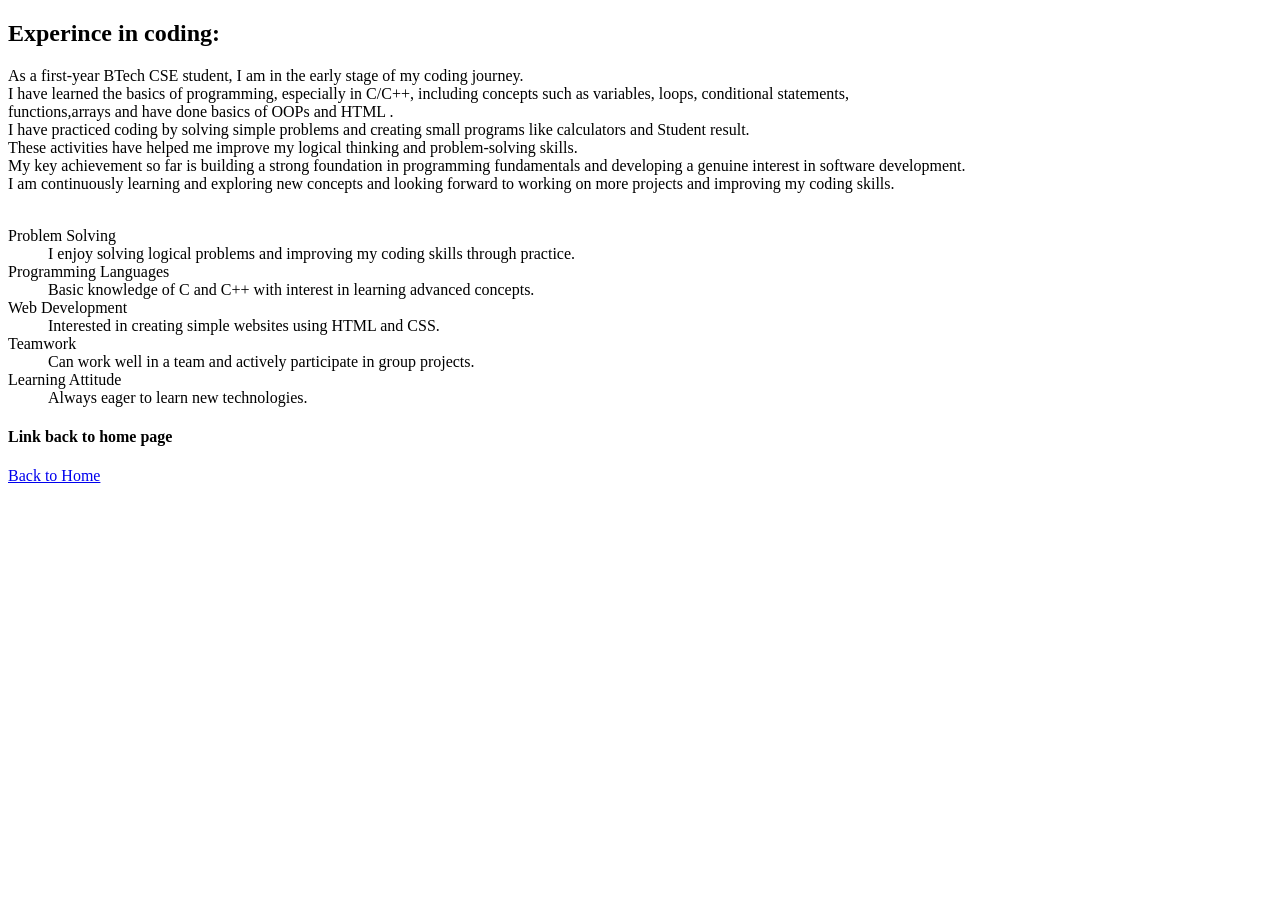
<file: about.html>
<!DOCTYPE html>
<html lang="en">
<head>
    <meta charset="UTF-8">
    <meta name="viewport" content="width=device-width, initial-scale=1.0">
    <title>Document</title>
</head>
<body>
<header><h2>Experince in coding:</h2></header>
<main>

    <section>As a first-year BTech CSE student, I am in the early stage of my coding journey.<br> I have learned the basics of programming, especially in C/C++, including concepts such as variables, loops, conditional statements,<br> functions,arrays and have done basics of OOPs and HTML .

<br>I have practiced coding by solving simple problems and creating small programs like calculators and Student result.<br> These activities have helped me improve my logical thinking and problem-solving skills.
<br>
My key achievement so far is building a strong foundation in programming fundamentals and developing a genuine interest in software development. <br>I am continuously learning and exploring new concepts and looking forward to working on more projects and improving my coding skills.</section>
<br>
<section><dl>
        <dt>Problem Solving</dt>
        <dd>I enjoy solving logical problems and improving my coding skills through practice.</dd>

        <dt>Programming Languages</dt>
        <dd>Basic knowledge of C and C++ with interest in learning advanced concepts.</dd>

        <dt>Web Development</dt>
        <dd>Interested in creating simple websites using HTML and CSS.</dd>

        <dt>Teamwork</dt>
        <dd>Can work well in a team and actively participate in group projects.</dd>

        <dt>Learning Attitude</dt>
        <dd>Always eager to learn new technologies.</dd>
    </dl> </section>
    <h4>Link back to home page </h4>
<section><a href="index.html">Back to Home</a>
</section>
   

</main>
</body>
</html>
</file>
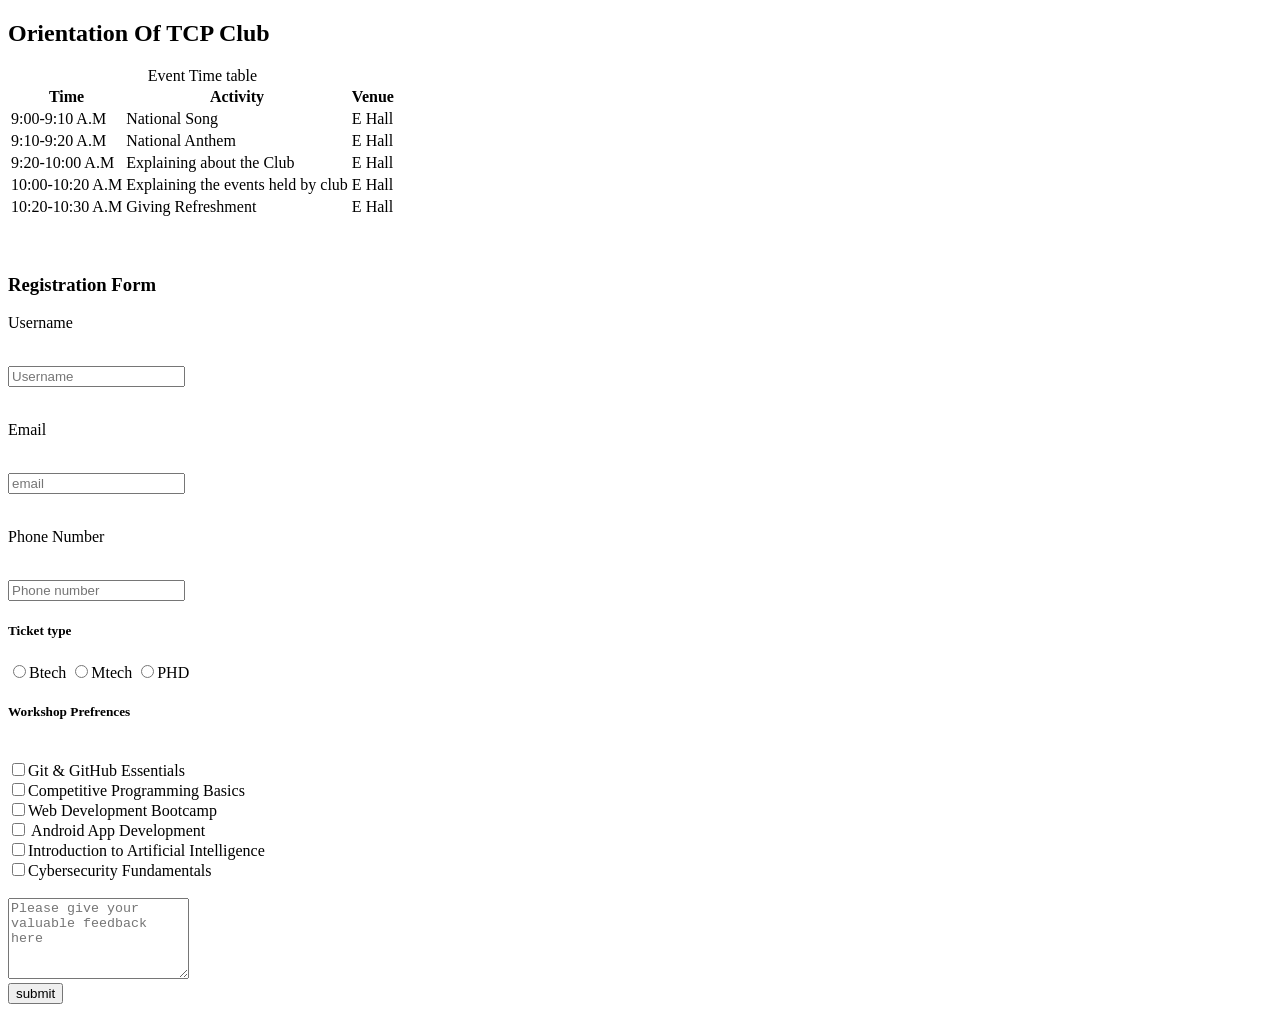
<file: event.html>
<!DOCTYPE html>
<html lang="en">
<head>
    <meta charset="UTF-8">
    <meta name="viewport" content="width=device-width, initial-scale=1.0">
    <title>Document</title>
</head>
<body>
    <section>
        <h1>Orientation Of TCP Club</h1>
        <table>
            <caption>Event Time table</caption>
            <thead>
            <tr>
            <th>Time</th>
            <th>Activity</th>
            <th>Venue</th>
            </tr>
          </thead>

          <tbody>
            <tr>
            <td>9:00-9:10 A.M</td>
            <td>National Song</td>
            <td>E Hall</td>
            </tr>

            <tr>
                <td>9:10-9:20 A.M</td>
                <td>National Anthem</td>
                <td>E Hall</td>
            </tr>

            <tr>
                <td>9:20-10:00 A.M</td>
                <td>Explaining about the Club</td>
                <td>E Hall</td>
             </tr>
             <tr>
                <td>10:00-10:20 A.M</td>
                <td>Explaining the events held by club</td>
                <td>E Hall</td>
             </tr>
             <tr>
                <td>10:20-10:30 A.M</td>
                <td>Giving Refreshment</td>
                <td>E Hall</td>
             </tr>
          </tbody>
        </table>
    </section>
<br> <br>
<header><h3>Registration Form</h3></header>
    <section>
        <form action="action.php">
            <p>Username</p><br>
          <input type="text" placeholder="Username">
          <br> <br>
        <p>Email</p><br>
          <input type="email"placeholder="email">
          <br> <br>
        <p>Phone Number</p><br>
          <input type="number"placeholder="Phone number">
          <br> 
          <h5>Ticket type</h5>
          <label for="101">
          <input type="radio" value="Btech" name="type" id="101" >Btech
          </label>
          <label for="102">
          <input type="radio" value="Mtech" name="type" id="102" >Mtech
          </label>
          <label for="103">
          <input type="radio" value="PHD" name="type" id="103" >PHD
          </label>
          <br> 
          <h5>Workshop Prefrences </h5>
          <br>
         <label for="a">
          <input type="checkbox" value="Git & GitHub Essentials" name="workshop" id="a" >Git & GitHub Essentials
          </label>
          <br>
          <label for="b">
          <input type="checkbox" value="Competitive Programming Basics" name="workshop" id="b" >Competitive Programming Basics
          </label>
          <br>
           <label for="c">
          <input type="checkbox" value="Web Development Bootcamp" name="workshop" id="c" >Web Development Bootcamp
          </label>
          <br>
           <label for="d">
          <input type="checkbox" value="Android App Development" name="workshop" id="d" > Android App Development
          </label>
          <br>
          <label for="e">
          <input type="checkbox" value="Introduction to Artificial Intelligence" name="workshop" id="e" >Introduction to Artificial Intelligence
          </label>
          <br>
        <label for="f">
          <input type="checkbox" value="Cybersecurity Fundamentals" name="workshop" id="f" >Cybersecurity Fundamentals
          </label>
        <br><br>
        <textarea name="feedback" id="101" placeholder="Please give your valuable feedback here" rows="5" columns="5"></textarea>
        <br>
        <input type="submit" value="submit">
        </form>
    </section>
</body>
</html>
</file>
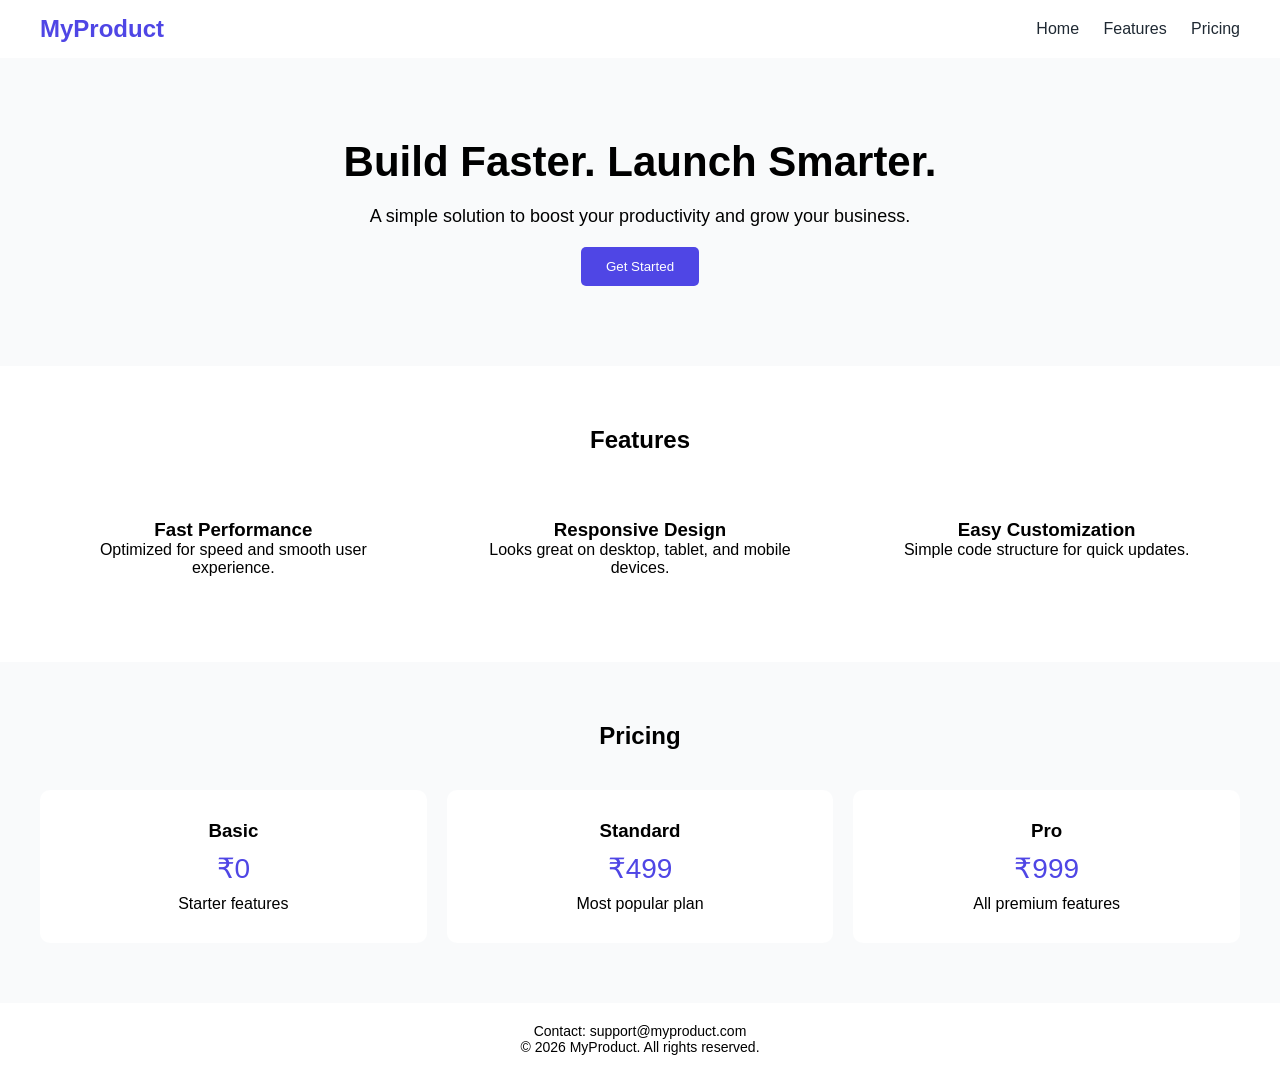
<file: landing.html>
<!DOCTYPE html>
<html lang="en">
<head>
    <meta charset="UTF-8">
    <meta name="viewport" content="width=device-width, initial-scale=1.0">
    <title>Product Landing Page</title>
    <link rel="stylesheet" href="style1.css">
</head>
<body>

    <!-- Header -->
    <header class="header">
        <div class="logo">MyProduct</div>
        <nav>
            <a href="#home">Home</a>
            <a href="#features">Features</a>
            <a href="#pricing">Pricing</a>
        </nav>
    </header>

    <!-- Hero Section -->
    <section class="hero" id="home">
        <h1 class="hero-title">Build Faster. Launch Smarter.</h1>
        <p class="hero-text">A simple solution to boost your productivity and grow your business.</p>
        <button class="cta-btn">Get Started</button>
    </section>

    <!-- Features Section -->
    <section class="features" id="features">
        <h2>Features</h2>
        <div class="feature-container">
            <div class="feature-card">
                <h3>Fast Performance</h3>
                <p>Optimized for speed and smooth user experience.</p>
            </div>
            <div class="feature-card">
                <h3>Responsive Design</h3>
                <p>Looks great on desktop, tablet, and mobile devices.</p>
            </div>
            <div class="feature-card">
                <h3>Easy Customization</h3>
                <p>Simple code structure for quick updates.</p>
            </div>
        </div>
    </section>

    <!-- Pricing Section -->
    <section class="pricing" id="pricing">
        <h2>Pricing</h2>
        <div class="pricing-container">
            <div class="price-card">
                <h3>Basic</h3>
                <p class="price">₹0</p>
                <p>Starter features</p>
            </div>
            <div class="price-card">
                <h3>Standard</h3>
                <p class="price">₹499</p>
                <p>Most popular plan</p>
            </div>
            <div class="price-card">
                <h3>Pro</h3>
                <p class="price">₹999</p>
                <p>All premium features</p>
            </div>
        </div>
    </section>

    <!-- Footer -->
    <footer class="footer">
        <p>Contact: support@myproduct.com</p>
        <p>© 2026 MyProduct. All rights reserved.</p>
    </footer>

</body>
</html>
</file>
<file: style1.css>
/* CSS Variables */
:root {
    --primary-color: #4f46e5;
    --secondary-color: #1f2933;
    --bg-color: #f9fafb;
}

/* Reset */
* {
    margin: 0;
    padding: 0;
    box-sizing: border-box;
    font-family: Arial, sans-serif;
}

/* Header */
.header {
    display: flex;
    justify-content: space-between;
    align-items: center;
    padding: 15px 40px;
    background-color: white;
}

.logo {
    font-size: 24px;
    font-weight: bold;
    color: var(--primary-color);
}

nav a {
    margin-left: 20px;
    text-decoration: none;
    color: var(--secondary-color);
    transition: color 0.3s;
}

nav a:hover {
    color: var(--primary-color);
}

/* Hero Section */
.hero {
    text-align: center;
    padding: 80px 20px;
    background-color: var(--bg-color);
}

.hero-title {
    font-size: 42px;
    animation: fadeUp 1s ease-in-out;
}

.hero-text {
    margin: 20px 0;
    font-size: 18px;
}

.cta-btn {
    padding: 12px 25px;
    background-color: var(--primary-color);
    color: white;
    border: none;
    border-radius: 5px;
    cursor: pointer;
    transition: transform 0.3s;
}

.cta-btn:hover {
    transform: scale(1.05);
}

/* Features Section */
.features {
    padding: 60px 40px;
    text-align: center;
}

.feature-container {
    display: flex;
    justify-content: space-between;
    gap: 20px;
    margin-top: 40px;
}

.feature-card {
    background: white;
    padding: 25px;
    border-radius: 10px;
    flex: 1;
    transition: transform 0.3s, box-shadow 0.3s;
}

.feature-card:hover {
    transform: scale(1.05);
    box-shadow: 0 10px 20px rgba(0,0,0,0.1);
}

/* Pricing Section */
.pricing {
    background-color: var(--bg-color);
    padding: 60px 40px;
    text-align: center;
}

.pricing-container {
    display: flex;
    justify-content: space-between;
    gap: 20px;
    margin-top: 40px;
}

.price-card {
    background: white;
    padding: 30px;
    border-radius: 10px;
    flex: 1;
    transition: transform 0.3s, box-shadow 0.3s;
}

.price-card:hover {
    transform: scale(1.05);
    box-shadow: 0 10px 20px rgba(0,0,0,0.1);
}

.price {
    font-size: 28px;
    color: var(--primary-color);
    margin: 10px 0;
}

/* Footer */
.footer {
    text-align: center;
    padding: 20px;
    background-color: white;
    font-size: 14px;
}

/* Animation */
@keyframes fadeUp {
    from {
        opacity: 0;
        transform: translateY(20px);
    }
    to {
        opacity: 1;
        transform: translateY(0);
    }
}

/* Responsive */
@media (max-width: 768px) {
    .feature-container,
    .pricing-container {
        flex-direction: column;
    }
}
</file>
